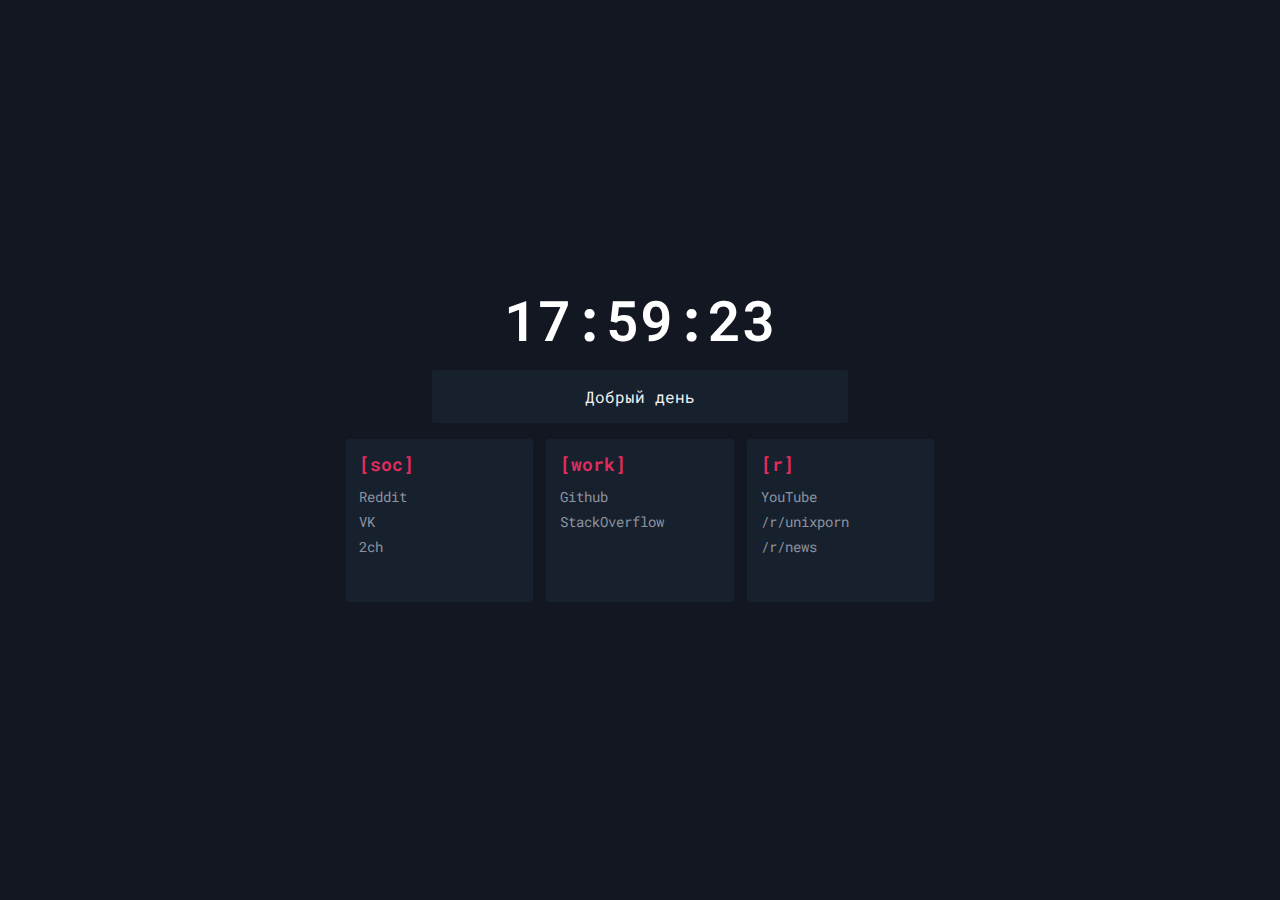
<file: homepage/index.html>
<!DOCTYPE html>
<html lang="ru">
<head>
    <meta charset="UTF-8">
    <meta name="viewport" content="width=device-width, initial-scale=1.0">
    <meta http-equiv="X-UA-Compatible" content="ie=edge">
    <meta name="format-detection" content="telephone=no"/>
    <meta name="format-detection" content="address=no"/>
    <meta name="description" content="This is custom homepage for your browser." />
    <link rel="shortcut icon" href="favicon.png" type="image/png">
    
    <!-- iOS -->
    <meta name="mobile-web-app-capable" content="yes">
    <meta name="apple-mobile-web-app-capable" content="yes">
    <meta name="apple-mobile-web-app-title" content="Homepage">
    <meta name="apple-mobile-web-app-status-bar-style" content="#17212e">
    <link rel="apple-touch-startup-image" href="favicon.png">
    <link rel="apple-touch-icon" href="favicon.png"/>

    <!-- Android -->
    <meta name="theme-color" content="#17212e">

    <!-- Windows -->
    <meta name="application-name" content="Homepage"/> 
    <meta name="msapplication-tooltip" content="This is custom homepage for your browser."/>
    
    <title>Welcome to home!</title>
    
    <link rel="stylesheet" href="./styles.css">
</head>
<body>
    <div id="search">
        <input id="search-field" type="text" name="search-field"/>
    </div>
    <div class="container">
        <div id="clock"></div>
        <div class="text-container">
            <div class="row">
                <div id="text-description" class="inline"></div>
                <div class="inline" id="randtext">  </div>
                <div id="temp" class="inline"></div>
            </div>
        </div>
        <div class="bookmark-container">
            <div class="bookmark-set">
                <div class="bookmark-title">[soc]</div>
                <div class="bookmark-inner-container">
                    <a class="bookmark" rel="noffolow" target="_blank" href="https://reddit.com/">Reddit</a>
                    <a class="bookmark" rel="noffolow" target="_blank" href="https://vk.com/">VK</a>
                    <a class="bookmark" rel="noffolow" target="_blank" href="https://2ch.hk/b/">2ch</a>
                </div>
            </div>
            <div class="bookmark-set">
                <div class="bookmark-title">[work]</div>
                <div class="bookmark-inner-container">
                    <!-- Simple links -->
                    <a class="bookmark" rel="noffolow" target="_blank" href="https://github.com/">Github</a>
                    <a class="bookmark" rel="noffolow" target="_blank" href="https://stackoverflow.com/">StackOverflow</a>
                </div>
            </div>
            <div class="bookmark-set">
            <div class="bookmark-title">[r]</div>
                <div class="bookmark-inner-container">
                    <a class="bookmark" rel="noffolow" target="_blank" href="https://www.youtube.com/">YouTube</a>
                    <a class="bookmark" rel="noffolow" target="_blank" href="https://reddit.com/r/unixporn">/r/unixporn</a>
                    <a class="bookmark" rel="noffolow" target="_blank" href="https://reddit.com/r/news">/r/news</a>
                </div>
            </div>
        </div>
    </div>

    <script>
        var welcome_messages = ["Доброй ночи", "Приятной ночи", "Доброе утро", "Приятного дня" , "Добрый день", "Добрый вечер", "Приятного вечера"];
        
        let random_num = (min, max) => Math.floor(Math.random() * (max - min + 1)) + min;

        let welcome_message = () =>{
            var date = new Date();
            
            if(date.getHours() >= 0 && date.getHours() < 6){
                return welcome_messages[random_num(0, 1)];
            }
        
            else if (date.getHours() >= 6 && date.getHours() < 12){
                return welcome_messages[random_num(2, 2)];
            }
        
            else if (date.getHours() >= 12 && date.getHours() < 18){
                return welcome_messages[random_num(3, 4)];
            }
        
            else if (date.getHours() >= 18 && date.getHours() < 24){
                return welcome_messages[random_num(5, 6)];
            }

            else {
                return "WTF?";
            }
        }
        
        document.querySelector("#randtext").innerHTML = welcome_message();

        // Search on enter key event
        document.getElementById("search-field").addEventListener("keydown",  event => { 
            if (event.keyCode === 13) {
                var val = document.getElementById("search-field").value;
                window.open("https://google.com/search?q=" + val);
            }
        });
        // Get current time and format
        getTime = () => {
            let date = new Date(),
                min = date.getMinutes(),
                sec = date.getSeconds(),
                hour = date.getHours();

            return "" + 
                (hour < 10 ? ("0" + hour) : hour) + ":" + 
                (min < 10 ? ("0" + min) : min) + ":" + 
                (sec < 10 ? ("0" + sec) : sec);
        }

        window.onload = () => {
            // Set up the clock
            document.getElementById("clock").innerHTML = getTime();
            // Set clock interval to tick clock
            setInterval( () => {
                document.getElementById("clock").innerHTML = getTime();
            },150);
        }

        document.addEventListener("keydown", event => {
            if (event.keyCode == 32) {          // Пробел откроет полноэкранный поиск
                document.getElementById('search').style.display = 'flex';
                document.getElementById('search-field').focus();
            } else if (event.keyCode == 27) {   // А esc закроет его!
                document.getElementById('search-field').value = '';
                document.getElementById('search-field').blur();
                document.getElementById('search').style.display = 'none';
            }
        });
    </script>
</body>
</html>
</file>
<file: homepage/styles.css>
@import url('https://fonts.googleapis.com/css?family=Roboto+Mono');

html {
  -ms-overflow-style: -ms-autohiding-scrollbar;
}

body {
    background-color: #131722;/*rgb(19,23,34)*/
    margin: 0px;

    -webkit-tap-highlight-color: rgba(255, 255, 255, 0);
    -webkit-focus-ring-color: rgba(255, 255, 255, 0);
    outline: none;
    -moz-user-select: none;
    -o-user-select: none;
    -khtml-user-select: none;
    -webkit-user-select: none;
    user-select: none;
    resize: none;
    -webkit-text-size-adjust: none;
}

.container {
    width: 100%;
    height: 100vh;
    display: /* пацанский */ flex;
    align-items: center;
    justify-content: center;
    flex-direction: column;
}

#clock {
    font-family: sans-serif;
    font-size: 3.5rem;
    font-weight: 600;
    font-family: "Roboto Mono";
    color: #fff;
    margin-bottom: .25em;
}

#search {
    width: 100%;
    height: 100vh;
    background-color: #131722;
    display: none;
    position: absolute;
    box-sizing: border-box;
    flex-direction: column;
    align-items: center;
    justify-content: center;
}

#search-field {
    width: 90%;
    padding: .75em 1em;
    box-sizing: border-box;
    background-color: #131722;
    border: solid 0px #17212e;
    font-family: "Roboto Mono";
    font-size: 4rem;
    color: #f2f2f2;
    outline: none;
    border-radius: 3px;
    margin-bottom: 1em;
    text-align: center;
}

.text-container {
    width: 30%;
    background-color: #17212e;
    padding: 1em;
    border-radius: 3px;
    font-family: "Roboto Mono";
    color: #f0f0f0;
    text-align: center;
}
.inline {
    display: inline-block;
}

.bookmark-container {
    display: flex;
    flex-direction: row;
    justify-content: center;
    width: 50%;
    margin: 1em 0em;
}

@media only screen and (max-width: 960px) {
    .container {
        height: auto;
    }
    #clock {
        margin-top: 1em;
    }
    .container > .bookmark-container {
        flex-direction: column;
        width: 60%;
    }
    .bookmark-container > .bookmark-set {
        width: auto;
        margin: 1em 0em;
    }
}

.bookmark-set{
    padding: 1em;
    background-color: #17212e;/*rgb(23,33,46)*/
    border-radius: 3px;
    font-family: "Roboto Mono";
    font-size: .85rem;
    width: 25%;
    height: 10em;
    margin: 0em .5em;
}
.bookmark-inner-container {
    overflow-y: scroll;
    height: 80%;
    vertical-align: top;
}
.bookmark-title {
    font-size: 1.1rem;
    font-weight: 600;
    color: #e42c5e;
    margin: 0em 0em .35em 0em;
}
.bookmark {
    text-decoration: none;
    color: #8d93a1;
    display:block;
    margin: .5em 0em;
}
.bookmark:hover {
    color: #fff;
}

::-webkit-scrollbar {
  width: 7px;
}

::-webkit-scrollbar-track {
  border-radius: 15px;
}
 
::-webkit-scrollbar-thumb {
  background: rgba(19, 23, 34, 0); 
  border-radius: 15px;
}

::-webkit-scrollbar-thumb:hover {
  background: rgba(19, 23, 34, 0.57); 
}
</file>
